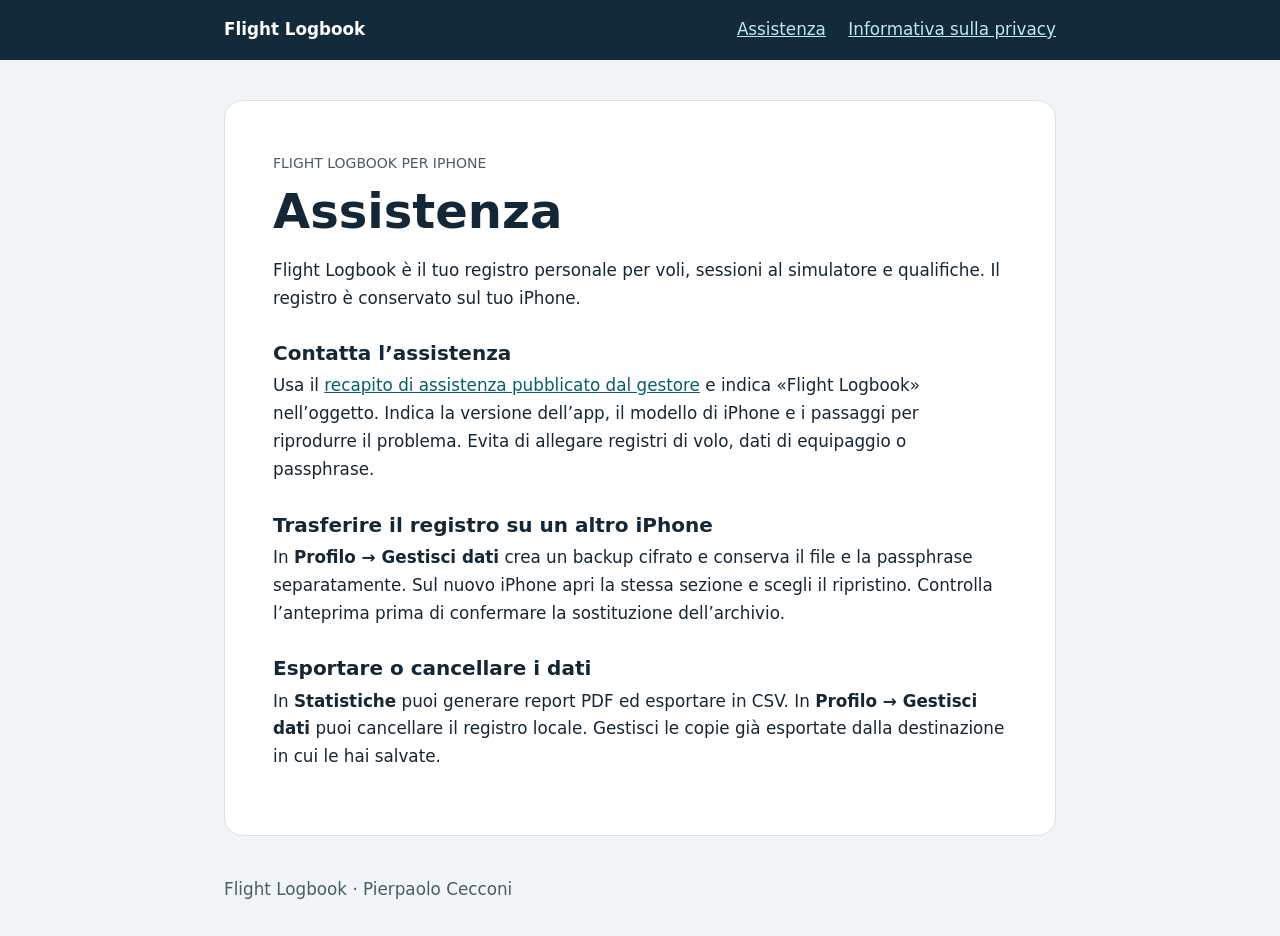
<file: index.html>
<!doctype html>
<html lang="it">
<meta charset="utf-8">
<meta name="viewport" content="width=device-width, initial-scale=1">
<meta name="description" content="Assistenza ufficiale per il registro di volo Flight Logbook per iPhone.">
<title>Assistenza · Flight Logbook</title>
<link rel="stylesheet" href="./style.css">
<header><nav aria-label="Navigazione"><strong>Flight Logbook</strong><a href="./" aria-current="page">Assistenza</a><a href="./privacy.html">Informativa sulla privacy</a></nav></header>
<main>
<small>FLIGHT LOGBOOK PER IPHONE</small>
<h1>Assistenza</h1>
<p>Flight Logbook è il tuo registro personale per voli, sessioni al simulatore e qualifiche. Il registro è conservato sul tuo iPhone.</p>
<h2>Contatta l’assistenza</h2>
<p>Usa il <a href="https://nnamo.it/faq/">recapito di assistenza pubblicato dal gestore</a> e indica «Flight Logbook» nell’oggetto. Indica la versione dell’app, il modello di iPhone e i passaggi per riprodurre il problema. Evita di allegare registri di volo, dati di equipaggio o passphrase.</p>
<h2>Trasferire il registro su un altro iPhone</h2>
<p>In <strong>Profilo → Gestisci dati</strong> crea un backup cifrato e conserva il file e la passphrase separatamente. Sul nuovo iPhone apri la stessa sezione e scegli il ripristino. Controlla l’anteprima prima di confermare la sostituzione dell’archivio.</p>
<h2>Esportare o cancellare i dati</h2>
<p>In <strong>Statistiche</strong> puoi generare report PDF ed esportare in CSV. In <strong>Profilo → Gestisci dati</strong> puoi cancellare il registro locale. Gestisci le copie già esportate dalla destinazione in cui le hai salvate.</p>
</main><footer>Flight Logbook · Pierpaolo Cecconi</footer>
</html>
</file>
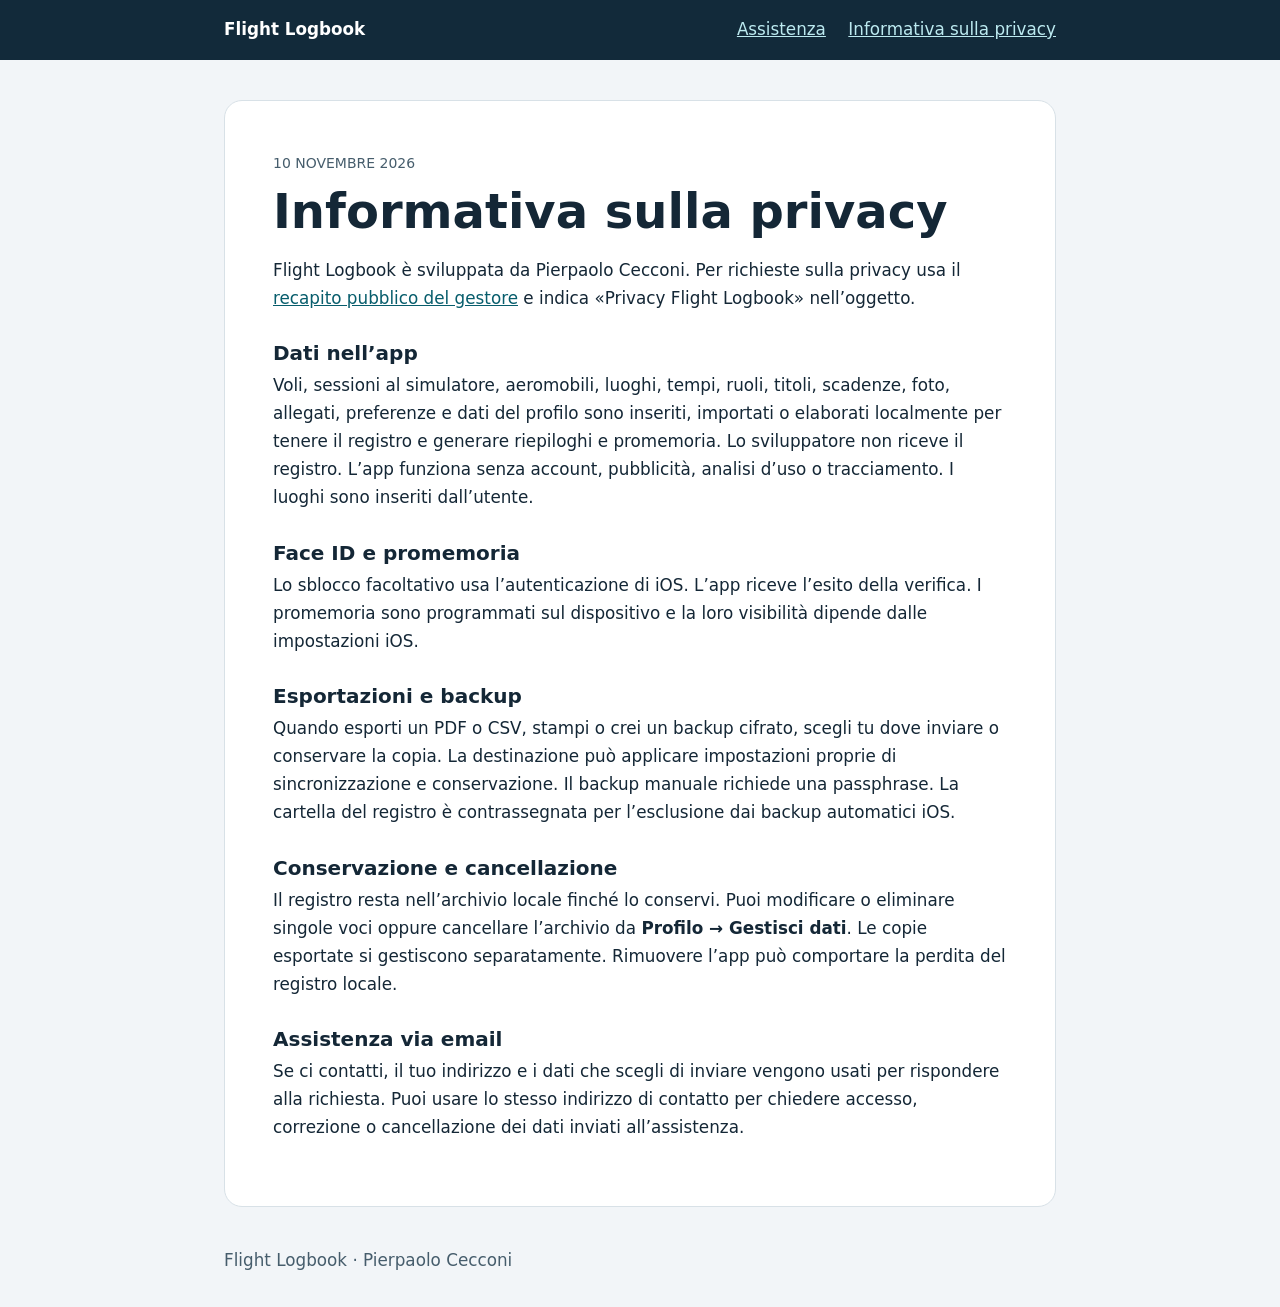
<file: privacy.html>
<!doctype html>
<html lang="it">
<meta charset="utf-8">
<meta name="viewport" content="width=device-width, initial-scale=1">
<meta name="description" content="Informativa sulla privacy di Flight Logbook per iPhone.">
<title>Informativa sulla privacy · Flight Logbook</title>
<link rel="stylesheet" href="./style.css">
<header><nav aria-label="Navigazione"><strong>Flight Logbook</strong><a href="./">Assistenza</a><a href="./privacy.html" aria-current="page">Informativa sulla privacy</a></nav></header>
<main>
<small>10 NOVEMBRE 2026</small>
<h1>Informativa sulla privacy</h1>
<p>Flight Logbook è sviluppata da Pierpaolo Cecconi. Per richieste sulla privacy usa il <a href="https://nnamo.it/faq/">recapito pubblico del gestore</a> e indica «Privacy Flight Logbook» nell’oggetto.</p>
<h2>Dati nell’app</h2>
<p>Voli, sessioni al simulatore, aeromobili, luoghi, tempi, ruoli, titoli, scadenze, foto, allegati, preferenze e dati del profilo sono inseriti, importati o elaborati localmente per tenere il registro e generare riepiloghi e promemoria. Lo sviluppatore non riceve il registro. L’app funziona senza account, pubblicità, analisi d’uso o tracciamento. I luoghi sono inseriti dall’utente.</p>
<h2>Face ID e promemoria</h2>
<p>Lo sblocco facoltativo usa l’autenticazione di iOS. L’app riceve l’esito della verifica. I promemoria sono programmati sul dispositivo e la loro visibilità dipende dalle impostazioni iOS.</p>
<h2>Esportazioni e backup</h2>
<p>Quando esporti un PDF o CSV, stampi o crei un backup cifrato, scegli tu dove inviare o conservare la copia. La destinazione può applicare impostazioni proprie di sincronizzazione e conservazione. Il backup manuale richiede una passphrase. La cartella del registro è contrassegnata per l’esclusione dai backup automatici iOS.</p>
<h2>Conservazione e cancellazione</h2>
<p>Il registro resta nell’archivio locale finché lo conservi. Puoi modificare o eliminare singole voci oppure cancellare l’archivio da <strong>Profilo → Gestisci dati</strong>. Le copie esportate si gestiscono separatamente. Rimuovere l’app può comportare la perdita del registro locale.</p>
<h2>Assistenza via email</h2>
<p>Se ci contatti, il tuo indirizzo e i dati che scegli di inviare vengono usati per rispondere alla richiesta. Puoi usare lo stesso indirizzo di contatto per chiedere accesso, correzione o cancellazione dei dati inviati all’assistenza.</p>
</main><footer>Flight Logbook · Pierpaolo Cecconi</footer>
</html>
</file>
<file: style.css>
:root{color-scheme:light;--paper:#f2f5f8;--ink:#142736;--accent:#075d6c;--muted:#465d6c}*{box-sizing:border-box}body{margin:0;background:var(--paper);color:var(--ink);font:1.05rem/1.66 system-ui,sans-serif}header{background:#122a3a;color:#fff;padding:1rem max(6vw,1rem)}nav{max-width:52rem;margin:auto;display:flex;flex-wrap:wrap;align-items:center;gap:.75rem 1.4rem}nav strong{margin-right:auto}nav a{color:#bceaf0}main{width:min(92%,52rem);margin:2.5rem auto;background:#fff;padding:clamp(1.2rem,5vw,3rem);border:1px solid #d8e1e7;border-radius:18px}h1,h2{line-height:1.2}h1{font-size:clamp(2rem,6vw,3rem);margin:.4rem 0 1rem}h2{font-size:1.25rem;margin:1.8rem 0 .45rem}p{margin:.4rem 0 1rem}a{color:var(--accent);overflow-wrap:anywhere}small{color:var(--muted)}a:focus-visible{outline:3px solid #05859a;outline-offset:4px}footer{width:min(92%,52rem);margin:0 auto 2rem;color:var(--muted)}
</file>
